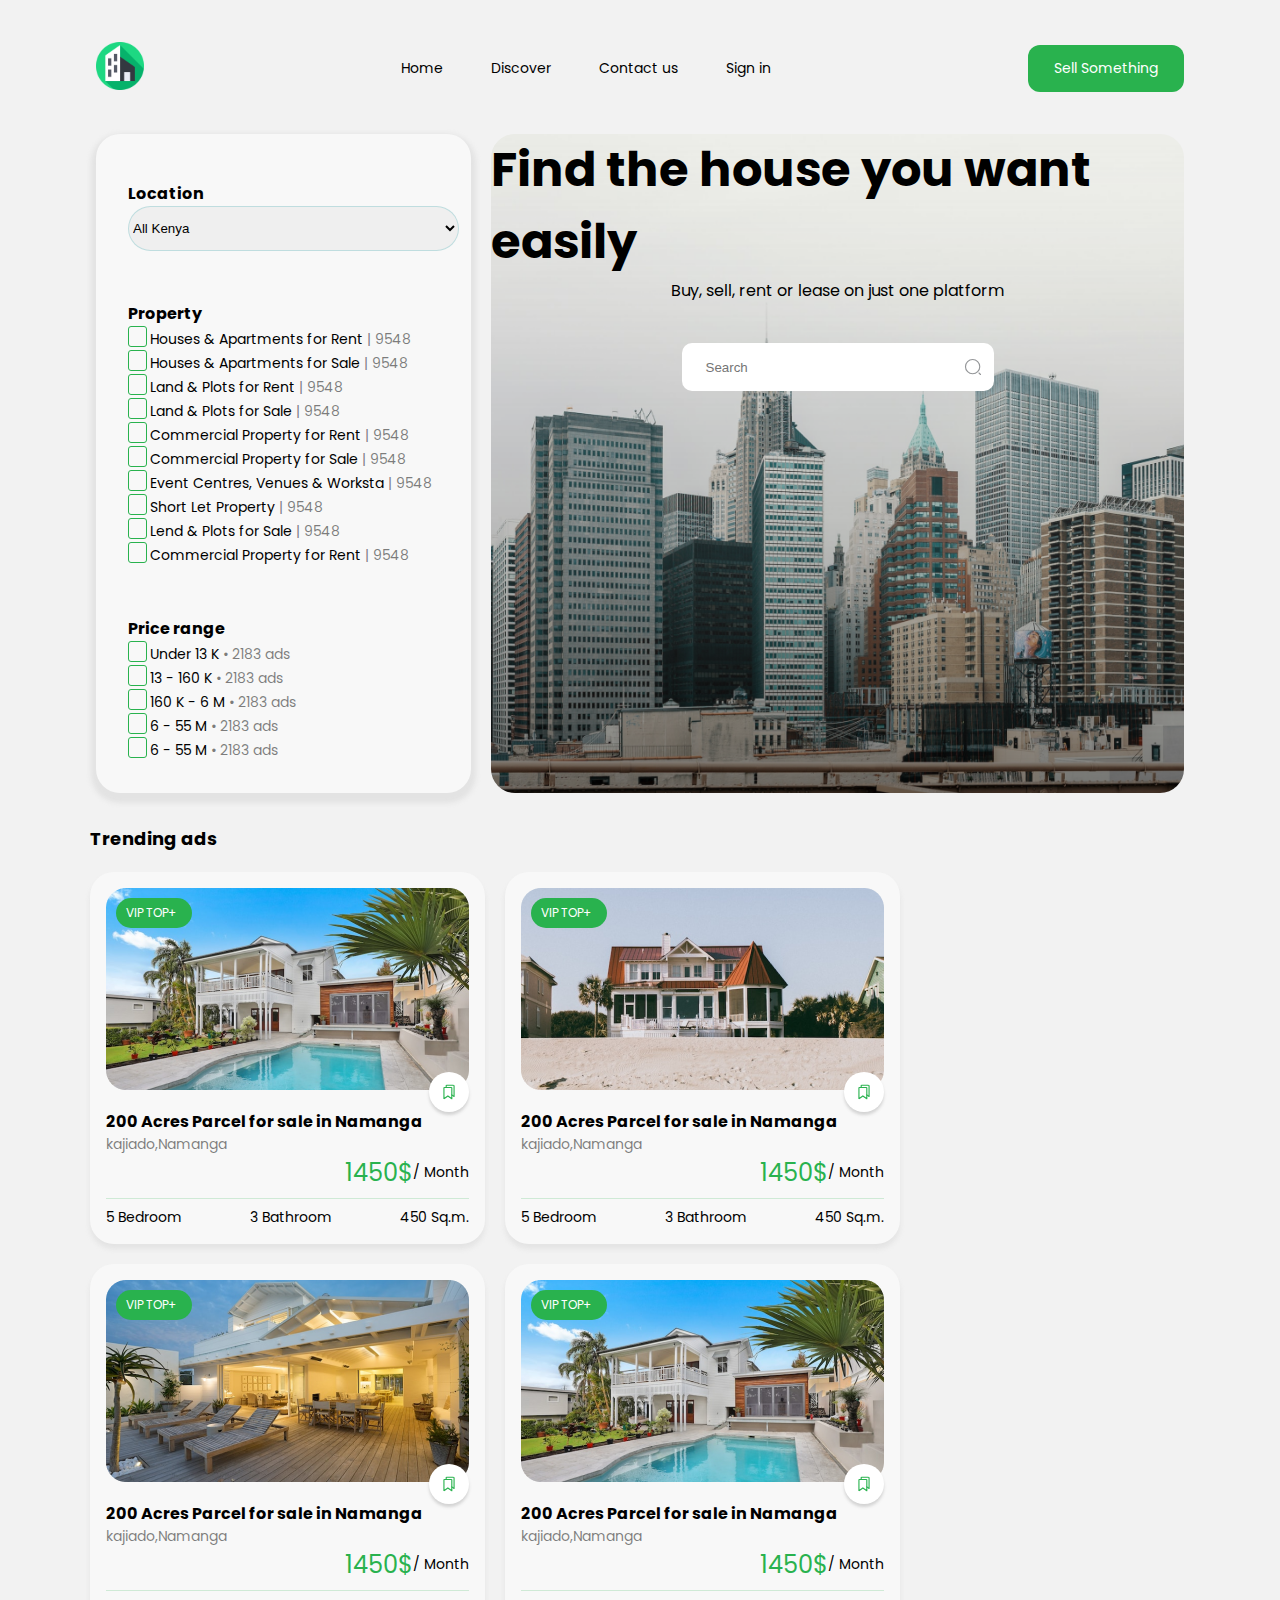
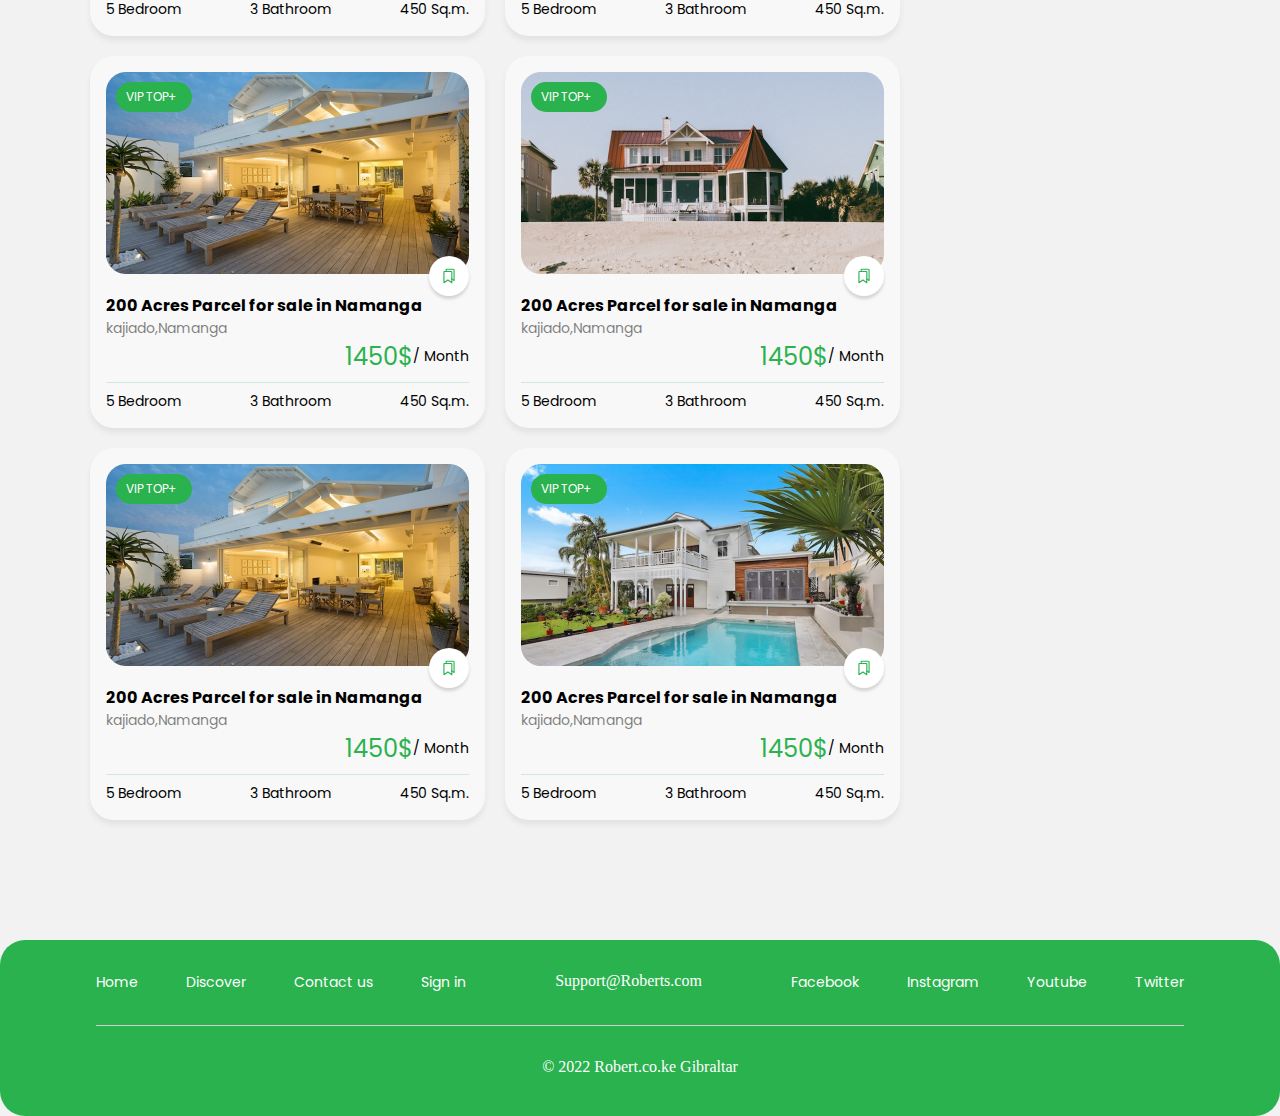
<file: index.html>
<!DOCTYPE html>
<html lang="en">
<head>
    <meta charset="UTF-8">
    <meta name="viewport" content="width=device-width, initial-scale=1.0">
    <meta name="description" content="houses and lands for sale and rent" />
	<meta name="keywords" content="house,rent,sell,land" />
	<meta name="author" content="Niko Sulakvelidze" />
    <meta property="og:url" content="https://nikosula.github.io/MidTermExam/" />
	<meta property="og:type" content="property for sale and rent" />
	<meta property="og:title" content="find the house you want easily" />
	<meta
		property="og:description"
		content="this page is for searching properties for rent and sale"
	/>
	<meta
		property="og:image"
		content="https://raw.githubusercontent.com/NikoSula/MidTermExam/main/photos/big-photo.png"
		/>

    <title>Main page</title>
    <link href="https://fonts.googleapis.com/css?family=Poppins" rel="stylesheet">
    <link rel="stylesheet" href="style.css">
    <link rel="stylesheet" href="media.css"
</head>
<body bgcolor="#F2F2F2">
    
    <header>
        <div class="header-line">
            <a href="index.html"><img src="photos/main-logo.svg" alt="main logo"></a>
            <nav class="navigation">
                <ul>
                    <li class="text first"><a href="#">Home</a></li>
                    <li class="text first"><a href="#">Discover</a></li>
                    <li class="text first"><a href="#">Contact us</a></li>
                    <li class="text first"><a href="#">Sign in</a></li>
                </ul>
            </nav>
            <button class="first-button text">Sell Something</button>
            <img class="search-logo" src="photos/search-normal.svg" alt="search logo">
        </div>
    </header>

    <section class="first-section">
        <div class="container">
            <div class="left-section">

                <div class="location">
                    <label class="title-text" for="location">Location</label>
                    <select class="country-select" id="location" name="location">
                        <option class="text" value="1">All Kenya</option>
                        <option class="text" value="2">Georgia</option>
                        <option class="text" value="3">Spain</option>
                        <option class="text" value="4">United States</option>
                    </select>
                </div>
    
                <div class="property">
                    <label class="title-text" for="property">Property</label>
                    <label class="text" for="HousesForRent">
                        <input type="checkbox" name="HousesForRent" id="HousesForRent"/>
                        <span class="label-text">Houses & Apartments for Rent <span class="grey label-text">| 9548</span></span>
                    </label>
                    <label class="text" for="HousesForsell">
                        <input type="checkbox" name="HousesForsell" id="HousesForsell"/>
                        <span class="label-text">Houses & Apartments for Sale <span class="grey">| 9548</span></span>
                    </label>
                    <label class="text" for="LendForRent">
                        <input type="checkbox" name="LendForRent" id="LendForRent"/>
                        <span class="label-text">Land & Plots for Rent <span class="grey">| 9548</span></span>
                    </label>
                    <label class="text" for="LandForSale">
                        <input type="checkbox" name="LandForSale" id="LandForSale"/>
                        <span class="label-text">Land & Plots for Sale <span class="grey">| 9548</span></span>
                    </label>
                    <label class="text" for="CommercialForRent">
                        <input type="checkbox" name="CommercialForRent" id="CommercialForRent"/>
                        <span class="label-text">Commercial Property for Rent <span class="grey">| 9548</span></span>
                    </label>
                    <label class="text" for="CommercialForSale">
                        <input type="checkbox" name="CommercialForSale" id="CommercialForSale"/>
                        <span class="label-text">Commercial Property for Sale <span class="grey">| 9548</span></span>
                    </label>
                    <label class="text" for="EventCentres">
                        <input type="checkbox" name="EventCentres" id="EventCentres"/>
                        <span class="label-text">Event Centres, Venues & Worksta <span class="grey">| 9548</span></span>
                    </label>
                    <label class="text" for="ShortLet">
                        <input type="checkbox" name="ShortLet" id="ShortLet"/>
                        <span class="label-text">Short Let Property <span class="grey">| 9548</span></span>
                    </label>
                    <label class="text" for="LendForSale">
                        <input type="checkbox" name="LendForSale" id="LendForSale"/>
                        <span class="label-text">Lend & Plots for Sale <span class="grey">| 9548</span></span>
                    </label>
                    <label class="text" for="ComercialForRent">
                        <input type="checkbox" name="ComercialForRent" id="ComercialForRent"/>
                        <span class="label-text">Commercial Property for Rent <span class="grey">| 9548</span></span>
                    </label>
                </div>
    
                <div class="price-range">
                    <label class="title-text" for="price-range">Price range</label>
                    <label class="text" for="under-13-k">
                        <input type="checkbox" name="under-13-k" id="under-13-k"/>
                        <span class="label-text">Under 13 K <span class="grey">• 2183 ads</span></span>
                    </label>
                    <label class="text" for="13-160k">
                        <input type="checkbox" name="13-160k" id="13-160k"/>
                        <span class="label-text">13 - 160 K <span class="grey">• 2183 ads</span></span>
                    </label>
                    <label class="text" for="160 K - 6 M">
                        <input type="checkbox" name="160 K - 6 M" id="160 K - 6 M"/>
                        <span class="label-text">160 K - 6 M <span class="grey">• 2183 ads</span></span>
                    </label>
                    <label class="text" for="6 - 55 M ">
                        <input type="checkbox" name="6 - 55 M " id="6 - 55 M "/>
                        <span class="label-text">6 - 55 M <span class="grey">• 2183 ads</span></span>
                    </label>
                    <label class="text" for="6 - 55 M ">
                        <input type="checkbox" name="6 - 55 M " id="6 - 55 M "/>
                        <span class="label-text">6 - 55 M <span class="grey">• 2183 ads</span></span>
                    </label>
                </div>
                
            </div>
    
            <div class="right-section">
                <h1 class="title"> Find the house you want easily</h1>
                <p class="text under-title">Buy, sell, rent or lease on just one platform</p>
                <div class="search-bar">
                    <input class="search" type="search" placeholder="Search">
                    <img class="search-logo-second" src="photos/search-normal.svg" alt="search logo">
                </div>
                
            </div>
        </div>
    </section>

    <section class="second-section">
        
        <h3 class="trending-ads">Trending ads</h3>
        <div class="mini-ads">
            
            <a href="internal.html">
                <div class="first-house">
                    <div class="upper-box">
                        <p class="text vip">VIP TOP+</p>
                        <img class="photo" src="photos/photo-1.png" alt="house photo">
                        <img class="save-logo" src="photos/save-svg.svg" alt="save logo">
                        <p class="title-text">200 Acres Parcel for sale in Namanga</p>
                        <p class="text grey">kajiado,Namanga</p>
                        <div class="price">
                            <p class="numbers">1450$</p>
                            <p class="text month">/ Month</p>
                        </div>
                    </div>
                    <div class="description">
                        <p class="text">5 Bedroom</p>
                        <p class="text">3 Bathroom</p>
                        <p class="text">450 Sq.m.</p>
                    </div>
                </div>
            </a>

            <a href="internal.html">
                <div class="first-house">
                    <div class="upper-box">
                        <p class="text vip">VIP TOP+</p>
                        <img class="photo" src="photos/photo-2.png" alt="house photo">
                        <img class="save-logo" src="photos/save-svg.svg" alt="save logo">
                        <p class="title-text">200 Acres Parcel for sale in Namanga</p>
                        <p class="text grey">kajiado,Namanga</p>
                        <div class="price">
                            <p class="numbers">1450$</p>
                            <p class="text month">/ Month</p>
                        </div>
                    </div>
                    <div class="description">
                        <p class="text">5 Bedroom</p>
                        <p class="text">3 Bathroom</p>
                        <p class="text">450 Sq.m.</p>
                    </div>
                </div>
            </a>
            

            <a href="internal.html">
                <div class="first-house">
                    <div class="upper-box">
                        <p class="text vip">VIP TOP+</p>
                        <img class="photo" src="photos/photo-3.png" alt="house photo">
                        <img class="save-logo" src="photos/save-svg.svg" alt="save logo">
                        <p class="title-text">200 Acres Parcel for sale in Namanga</p>
                        <p class="text grey">kajiado,Namanga</p>
                        <div class="price">
                            <p class="numbers">1450$</p>
                            <p class="text month">/ Month</p>
                        </div>
                    </div>
                    <div class="description">
                        <p class="text">5 Bedroom</p>
                        <p class="text">3 Bathroom</p>
                        <p class="text">450 Sq.m.</p>
                    </div>
                </div>
            </a>
            

            <a href="internal.html">
                <div class="first-house">
                    <div class="upper-box">
                        <p class="text vip">VIP TOP+</p>
                        <img class="photo" src="photos/photo-1.png" alt="house photo">
                        <img class="save-logo" src="photos/save-svg.svg" alt="save logo">
                        <p class="title-text">200 Acres Parcel for sale in Namanga</p>
                        <p class="text grey">kajiado,Namanga</p>
                        <div class="price">
                            <p class="numbers">1450$</p>
                            <p class="text month">/ Month</p>
                        </div>
                    </div>
                    <div class="description">
                        <p class="text">5 Bedroom</p>
                        <p class="text">3 Bathroom</p>
                        <p class="text">450 Sq.m.</p>
                    </div>
                </div>
            </a>
            

            <a href="internal.html">
                <div class="first-house">
                    <div class="upper-box">
                        <p class="text vip">VIP TOP+</p>
                        <img class="photo" src="photos/photo-3.png" alt="house photo">
                        <img class="save-logo" src="photos/save-svg.svg" alt="save logo">
                        <p class="title-text">200 Acres Parcel for sale in Namanga</p>
                        <p class="text grey">kajiado,Namanga</p>
                        <div class="price">
                            <p class="numbers">1450$</p>
                            <p class="text month">/ Month</p>
                        </div>
                    </div>
                    <div class="description">
                        <p class="text">5 Bedroom</p>
                        <p class="text">3 Bathroom</p>
                        <p class="text">450 Sq.m.</p>
                    </div>
                </div>
            </a>
            

            <a href="internal.html">
                <div class="first-house">
                    <div class="upper-box">
                        <p class="text vip">VIP TOP+</p>
                        <img class="photo" src="photos/photo-2.png" alt="house photo">
                        <img class="save-logo" src="photos/save-svg.svg" alt="save logo">
                        <p class="title-text">200 Acres Parcel for sale in Namanga</p>
                        <p class="text grey">kajiado,Namanga</p>
                        <div class="price">
                            <p class="numbers">1450$</p>
                            <p class="text month">/ Month</p>
                        </div>
                    </div>
                    <div class="description">
                        <p class="text">5 Bedroom</p>
                        <p class="text">3 Bathroom</p>
                        <p class="text">450 Sq.m.</p>
                    </div>
                </div>
            </a>
            

            <a href="internal.html">
                <div class="first-house">
                    <div class="upper-box">
                        <p class="text vip">VIP TOP+</p>
                        <img class="photo" src="photos/photo-3.png" alt="house photo">
                        <img class="save-logo" src="photos/save-svg.svg" alt="save logo">
                        <p class="title-text">200 Acres Parcel for sale in Namanga</p>
                        <p class="text grey">kajiado,Namanga</p>
                        <div class="price">
                            <p class="numbers">1450$</p>
                            <p class="text month">/ Month</p>
                        </div>
                    </div>
                    <div class="description">
                        <p class="text">5 Bedroom</p>
                        <p class="text">3 Bathroom</p>
                        <p class="text">450 Sq.m.</p>
                    </div>
                </div>
            </a>
            

            <a href="internal.html">
                <div class="first-house">
                    <div class="upper-box">
                        <p class="text vip">VIP TOP+</p>
                        <img class="photo" src="photos/photo-1.png" alt="house photo">
                        <img class="save-logo" src="photos/save-svg.svg" alt="save logo">
                        <p class="title-text">200 Acres Parcel for sale in Namanga</p>
                        <p class="text grey">kajiado,Namanga</p>
                        <div class="price">
                            <p class="numbers">1450$</p>
                            <p class="text month">/ Month</p>
                        </div>
                    </div>
                    <div class="description">
                        <p class="text">5 Bedroom</p>
                        <p class="text">3 Bathroom</p>
                        <p class="text">450 Sq.m.</p>
                    </div>
                </div>
            </a>
            

        </div>
            
    </section>

    <footer>
        <div class="upper-footer">
                
                <nav class="footer-navigation">
                    <ul>
                        <li class="text"><a href="#">Home</a></li>
                        <li class="text"><a href="#">Discover</a></li>
                        <li class="text"><a href="#">Contact us</a></li>
                        <li class="text"><a href="#">Sign in</a></li>
                    </ul>
                </nav>
            
            <p class="email">Support@Roberts.com</p>
                
                <nav class="footer-navigation">
                    <ul>
                        <li class="text"><a href="#">Facebook</a></li>
                        <li class="text"><a href="#">Instagram</a></li>
                        <li class="text"><a href="#">Youtube</a></li>
                        <li class="text"><a href="#">Twitter</a></li>
                    </ul>
                </nav>

        </div>

        <p class="lower-footer">© 2022 Robert.co.ke Gibraltar</p>
    </footer>

    <section class="lower section">

        <div class="mobile-line">
            
            <div class="home">
                <img src="photos/mobile-home-logo.svg" alt="home logo">
                <p class="text last">Home</p>
            </div>
    
            <div class="Discover">
                <img src="photos/mobile-discover-logo.svg" alt="discover logo">
                <p class="text last">Discover</p>
            </div>
    
            <div class="sell">
                <img class="plus" src="photos/Frame.svg" alt="plus logo">
                <p class="text last">Sell</p>
            </div>
    
            <div class="message">
                <img src="photos/mobile-text-logo.svg" alt="text logo">
                <p class="text last">Message</p>
            </div>
    
            <div class="profile">
                <img src="photos/mobile-user-logo.svg" alt="user logo">
                <p class="text last">Profile</p>
            </div>
        </div>

        

    </section>

</body>
</html>
</file>
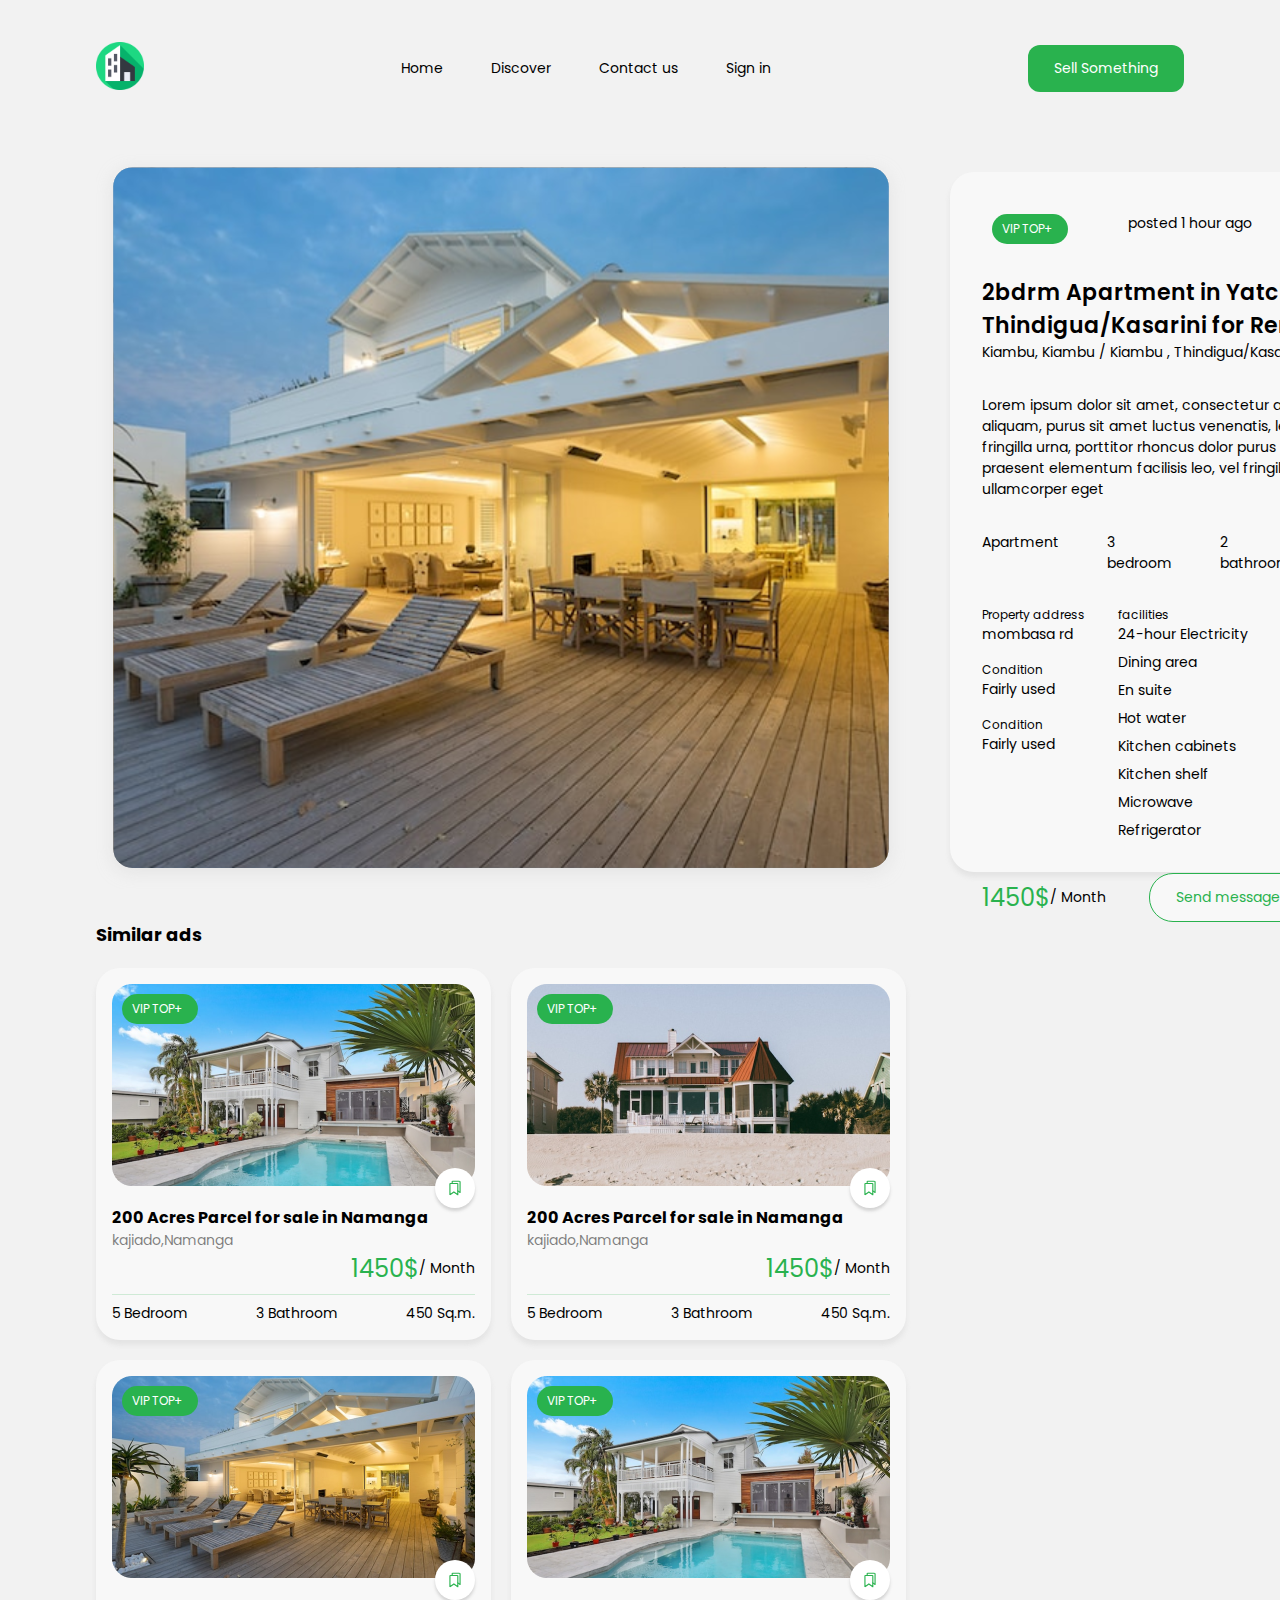
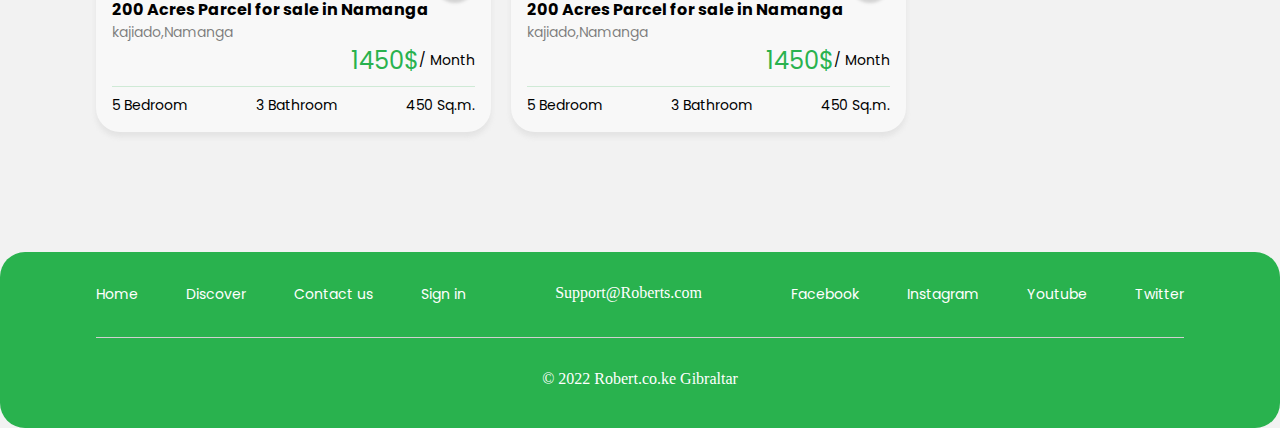
<file: internal.html>
<!DOCTYPE html>
<html lang="en">
<head>
    <meta charset="UTF-8">
    <meta name="viewport" content="width=device-width, initial-scale=1.0">
    <title>Document</title>
    <link href="https://fonts.googleapis.com/css?family=Poppins" rel="stylesheet">
    <link rel="stylesheet" href="style.css">
    <link rel="stylesheet" href="media-2.css">
</head>
<body bgcolor="#F2F2F2">
    <header>
        <div class="header-line">
            <a href="index.html"><img class="main-logo" src="photos/main-logo.svg" alt="main logo"></a>
            <nav class="navigation">
                <ul>
                    <li class="text first"><a href="#">Home</a></li>
                    <li class="text first"><a href="#">Discover</a></li>
                    <li class="text first"><a href="#">Contact us</a></li>
                    <li class="text first"><a href="#">Sign in</a></li>
                </ul>
            </nav>
            <button class="first-button text">Sell Something</button>
        </div>
    </header>

    <section>

        <div class="internal-section-one">
            <img class="internal-photo" src="photos/internal-1.svg" alt="main photo">
            <div class="internal-right-section">
                <div class="first-line">
                    <p class="text second-vip">VIP TOP+</p>
                    <p class="text month">posted 1 hour ago</p>
                    <div class="eye">
                        <img class="eye-logo" src="photos/eye-logo.svg" alt="eye logo">
                        <p class="text month">842 view</p>
                    </div>
                </div>
                <div class="text-lines">
                    <p class="text main">2bdrm Apartment in Yatch, Thindigua/Kasarini for Rent</p>
                    <p class="text small-text">Kiambu, Kiambu / Kiambu , Thindigua/Kasarini</p>
                </div>

                <p class="text">Lorem ipsum dolor sit amet, consectetur adipiscing elit ut aliquam, purus sit amet luctus venenatis, lectus magna fringilla urna, porttitor rhoncus dolor purus non enim praesent elementum facilisis leo, vel fringilla est ullamcorper eget</p>

                <nav class="navigation">
                    <ul>
                        <li class="text"><a href="#">Apartment</a></li>
                        <li class="text"><a href="#">3 bedroom</a></li>
                        <li class="text"><a href="#">2 bathroom</a></li>
                        <li class="text"><a href="#">Parking</a></li>
                    </ul>
                </nav>
                
                <div class="rows">
                    <div class="first-row">
                        
                        <div class="couple">
                            <p class="text small">Property address</p>
                            <p class="text">mombasa rd</p>
                        </div>
                        
                        <div class="couple">
                            <p class="text small">Condition</p>
                            <p class="text">Fairly used</p>
                        </div>
                        
                        <div class="couple">
                            <p class="text small">Condition</p>
                            <p class="text">Fairly used</p>
                        </div>

                    </div>
                    
                    <div class="second-row">
                        <p class="text small"><a href="#">facilities</a></li>
                        <nav class="navigation second">
                            <ul>
                                <li class="text"><a href="#">24-hour Electricity</a></li>
                                <li class="text"><a href="#">Dining area</a></li>
                                <li class="text"><a href="#">En suite</a></li>
                                <li class="text"><a href="#">Hot water</a></li>
                                <li class="text"><a href="#">Kitchen cabinets</a></li>
                                <li class="text"><a href="#">Kitchen shelf</a></li>
                                <li class="text"><a href="#">Microwave</a></li>
                                <li class="text"><a href="#">Refrigerator</a></li>
                            </ul>
                        </nav>
                    </div>
                    
                    <div class="third-row">
                        
                        <div class="couple">
                            <p class="text small">Estate name</p>
                            <p class="text">Next Gen</p>
                        </div>
                        
                        <div class="couple">
                            <p class="text small">Furnishing</p>
                            <p class="text">Semi-furnished</p>
                        </div>
                        
                        <div class="couple">
                            <p class="text small">Property size</p>
                            <p class="text">220 sq.m.</p>
                        </div>
                    </div>

                </div>

                <div class="lower-section">
                    
                    <div class="price internal-price">
                        <p class="numbers">1450$</p>
                        <p class="text month">/ Month</p>
                    </div>


                    <div class="buttons">
                        <button class="second-button text">Send message</button>
                        <button class="third-button text">Call</button>
                    </div>
                </div>

            </div>
        </div>
    </section>

    <section class="similar-ads">
        <h3 class="trending-ads">Similar ads</h3>
        <div class="mini-ads">
            
            <a href="#">
                <div class="first-house">
                    <div class="upper-box">
                        <p class="text vip">VIP TOP+</p>
                        <img class="photo" src="photos/photo-1.png" alt="house photo">
                        <img class="save-logo" src="photos/save-svg.svg" alt="save logo">
                        <p class="title-text">200 Acres Parcel for sale in Namanga</p>
                        <p class="text grey">kajiado,Namanga</p>
                        <div class="price">
                            <p class="numbers">1450$</p>
                            <p class="text month">/ Month</p>
                        </div>
                    </div>
                    <div class="description">
                        <p class="text">5 Bedroom</p>
                        <p class="text">3 Bathroom</p>
                        <p class="text">450 Sq.m.</p>
                    </div>
                </div>
            </a>

            <a href="#">
                <div class="first-house no-need">
                    <div class="upper-box">
                        <p class="text vip">VIP TOP+</p>
                        <img class="photo" src="photos/photo-2.png" alt="house photo">
                        <img class="save-logo" src="photos/save-svg.svg" alt="save logo">
                        <p class="title-text">200 Acres Parcel for sale in Namanga</p>
                        <p class="text grey">kajiado,Namanga</p>
                        <div class="price">
                            <p class="numbers">1450$</p>
                            <p class="text month">/ Month</p>
                        </div>
                    </div>
                    <div class="description">
                        <p class="text">5 Bedroom</p>
                        <p class="text">3 Bathroom</p>
                        <p class="text">450 Sq.m.</p>
                    </div>
                </div>
            </a>
            

            <a href="#">
                <div class="first-house no-need">
                    <div class="upper-box">
                        <p class="text vip">VIP TOP+</p>
                        <img class="photo" src="photos/photo-3.png" alt="house photo">
                        <img class="save-logo" src="photos/save-svg.svg" alt="save logo">
                        <p class="title-text">200 Acres Parcel for sale in Namanga</p>
                        <p class="text grey">kajiado,Namanga</p>
                        <div class="price">
                            <p class="numbers">1450$</p>
                            <p class="text month">/ Month</p>
                        </div>
                    </div>
                    <div class="description">
                        <p class="text">5 Bedroom</p>
                        <p class="text">3 Bathroom</p>
                        <p class="text">450 Sq.m.</p>
                    </div>
                </div>
            </a>
            

            <a href="#">
                <div class="first-house no-need">
                    <div class="upper-box">
                        <p class="text vip">VIP TOP+</p>
                        <img class="photo" src="photos/photo-1.png" alt="house photo">
                        <img class="save-logo" src="photos/save-svg.svg" alt="save logo">
                        <p class="title-text">200 Acres Parcel for sale in Namanga</p>
                        <p class="text grey">kajiado,Namanga</p>
                        <div class="price">
                            <p class="numbers">1450$</p>
                            <p class="text month">/ Month</p>
                        </div>
                    </div>
                    <div class="description">
                        <p class="text">5 Bedroom</p>
                        <p class="text">3 Bathroom</p>
                        <p class="text">450 Sq.m.</p>
                    </div>
                </div>
            </a>
    </section>

    <footer>
        <div class="upper-footer">
                
                <nav class="footer-navigation">
                    <ul>
                        <li class="text"><a href="#">Home</a></li>
                        <li class="text"><a href="#">Discover</a></li>
                        <li class="text"><a href="#">Contact us</a></li>
                        <li class="text"><a href="#">Sign in</a></li>
                    </ul>
                </nav>
            
            <p class="email">Support@Roberts.com</p>
                
                <nav class="footer-navigation">
                    <ul>
                        <li class="text"><a href="#">Facebook</a></li>
                        <li class="text"><a href="#">Instagram</a></li>
                        <li class="text"><a href="#">Youtube</a></li>
                        <li class="text"><a href="#">Twitter</a></li>
                    </ul>
                </nav>

        </div>

        <p class="lower-footer">© 2022 Robert.co.ke Gibraltar</p>
    </footer>

    <section class="lower section">

        <div class="mobile-line">
            
            <div class="home">
                <img src="photos/mobile-home-logo.svg" alt="home logo">
                <p class="text last">Home</p>
            </div>
    
            <div class="Discover">
                <img src="photos/mobile-discover-logo.svg" alt="discover logo">
                <p class="text last">Discover</p>
            </div>
    
            <div class="sell">
                <img class="plus" src="photos/Frame.svg" alt="plus logo">
                <p class="text last">Sell</p>
            </div>
    
            <div class="message">
                <img src="photos/mobile-text-logo.svg" alt="text logo">
                <p class="text last">Message</p>
            </div>
    
            <div class="profile">
                <img src="photos/mobile-user-logo.svg" alt="user logo">
                <p class="text last">Profile</p>
            </div>
        </div>

        

    </section>

</body>
</html>
</file>
<file: style.css>
*{
    padding: 0;
    margin: 0;
    box-sizing: border-box;
}

a{
    all:unset;
}

.main-logo{
    cursor: pointer;
}

.text{
    font-family: 'Poppins';
    font-size: 14px;
}

.title-text{
    font-family: 'Poppins';
    font-size: 16px;
    font-weight: bold;
}

.grey{
    color: rgba(0, 0, 0, 0.5);
}

.numbers{
    font-size: 24px;
    font-family: 'Poppins';
    color: rgba(41, 178, 78, 1);
}

.navigation ul,
.footer-navigation ul{
    max-width: 1000px;
    display: flex;
    gap:48px;
    list-style: none;
}

.first:hover{
    cursor: pointer;
}

.first-button{
    transition: box-shadow 0.6s;
}

.first-button:hover{
    box-shadow: 0 0 10px 10px rgba(41, 178, 78, 0.5);
    cursor: pointer;
}

.first:hover:after{
    content: "";
    width:42px;
    height:2px;
    background-color: rgb(41, 178, 78);
    display: block;
    margin:8px auto;
    margin-bottom: -15px;
}

.first-button{
    padding: 13px 26px;
    border-radius: 12px;
    background-color: #29B24E;
    color: white;
    border: none;
}

.search-logo{
    border-radius: 50%;
    padding: 15px;
    background-color:#F8F8F8;
    box-shadow: 0 2px 10px 0 rgba(0, 0, 0, 0.2);
    display: none;
}

.header-line{
    max-width: 85%;
    display: flex;
    justify-content: space-between;
    align-items: center;
    margin: auto;
    margin-top: 42px;
}

.country-select{
    border: 1px;
    border-style: solid;
    border-color: #0D9CA436;
    border-radius: 24px;
    max-width: 350px;
    width:331px;
    padding: 13px 0;
    padding-right: 100px;
}

.location,
.property,
.price-range{
    display: flex;
    flex-direction: column;
    flex-wrap: wrap;
    padding: 0 32px;
}

.left-section{
    display: flex;
    flex-direction: column;
    justify-content: space-between;
    gap:35px;
    max-width: 400px;
    border: none;
    border-radius: 24px;
    background-color: #F8F8F8;
    box-shadow: 0 5px 5px 5px rgba(194, 194, 194, 0.31);
    padding-top: 32px;
    padding-bottom: 32px;
    min-width: 375px;
}

.container{
    width: 85%;
    display: flex;
    margin: auto;
    gap: 20px;
    margin-top: 40px;
}

.right-section{
    max-width: 1640px;
    min-width: 375px;
    width: 84%;
    background-image: url('photos/big-photo.png');
    background-repeat: no-repeat;
    background-size:cover;
    display: flex;
    flex-direction: column;
    align-items: center;
    border-radius: 24px;
}

.title{
    font-family: 'Poppins';
    font-size: 48px;
}

.search-bar{
    display: flex;
    align-items: center;
    margin-top: 40px;
}

.search{
    border: none;
    border-radius: 10px;
    height: 48px;
    max-width: 324px;
    width: 100%;
    padding-right: 150px;
}

.search-logo-second{
    width: 18px;
    height: 18px;
    margin-left: -30px;
}

.under-title{
    font-size: 16px;
}

.search::placeholder{
    padding-left: 24px;
}

.price{
    display: flex;
    align-items: center;
    justify-content: right;
}

.description{
    display: flex;
    justify-content: space-between;
}

.first-house{
    max-width: 395px;
    background-color: rgba(248, 248, 248, 1);
    padding:16px;
    border: none;
    border-radius: 24px;
    box-shadow: 0 5px 5px rgba(194, 194, 194, 0.3);
    cursor: pointer;
}

.trending-ads{
    font-size: 18px;
    font-family: 'Poppins';
    margin-top: 32px;
    margin-bottom: 20px;
}

.vip{
    background-color: rgba(41, 178, 78, 1);
    color: white;
    font-size: 12px;
    width: 76px;
    border: none;
    border-radius: 15px;
    padding-top: 6px;
    padding-bottom: 6px;
    padding-left: 10px;
    padding-right: 10px;
    margin-left: 10px;
    margin-top: 10px;
    position: absolute;
}

.save-logo{
    background-color: rgba(255, 255, 255, 1);
    border-radius: 50%;
    padding-left: 11px;
    padding-right: 11px;
    padding-top: 11px;
    padding-bottom: 11px;
    box-shadow: 0 3px 3px rgba(109, 109, 109, 0.25);
    margin-top: -22px;
    float: right;
    position: relative;
}

.title-text{
    margin-top: 15px;
}

.upper-box::after{
    content: "";
    width:100%;
    height:1px;
    background-color: rgba(207, 234, 214, 1);
    display: block;
    margin:8px auto;
}

.mini-ads{
    display: flex;
    flex-wrap: wrap;
    gap: 20px;
}

.second-section{
    display: flex;
    flex-direction: column;
    max-width: 100%;
    width: 86%;
    margin: auto;
}

footer{
    color: rgba(255, 255, 255, 1);
    background-color: rgba(41, 178, 78, 1);
    margin-top: 120px;
    border: none;
    border-radius: 25px;
    max-width: 100%;
}

.upper-footer{
    display: flex;
    flex-wrap: wrap;
    justify-content: space-between;
    max-width: 85%;
    margin: auto;
    padding-top: 32px;
}

.upper-footer::after{
    content: "";
    width:100%;
    height:1px;
    background-color: rgba(208, 208, 208, 1);
    display: block;
    margin:32px auto;
}

.lower-footer{
    display: flex;
    align-items: center;
    justify-content: center;
    padding-bottom: 40px;
}

.mobile-line{
    display: flex;
    justify-content: space-between;
    margin-top: 50px;
    background-color: rgba(255, 255, 255, 1);
    padding-top: 12px;
    padding-bottom: 12px;
    border: none;
    border-radius: 12px 12px 0 0;
    align-items: center;
    display: none;
    
}

.home,
.Discover,
.sell,
.message,
.profile{
    display: flex;
    flex-direction: column;
    align-items: center;
}

.plus{
    background-color: #29B24E;
    border: none;
    border-radius: 12px;
    padding: 12px 12px;
}

.sell{
    margin-top: -30px;
}

.last{
    font-size: 11px;
}

.eye,
.first-line{
    display: flex;
    justify-content: space-between;
    align-items: center;
}

.internal-section-one{
    max-width: 85%;
    display: flex;
    justify-content: space-between;
    align-items: center;
    gap: 44px;
    margin: auto;
    margin-top: 60px;
}

.second-vip{
    background-color: rgba(41, 178, 78, 1);
    color: white;
    font-size: 12px;
    width: 76px;
    border: none;
    border-radius: 15px;
    padding-top: 6px;
    padding-bottom: 6px;
    padding-left: 10px;
    padding-right: 10px;
    margin-left: 10px;
    margin-top: 10px;
}

.main{
    font-size: 22px;
    font-weight:600;
}

.internal-right-section{
    background-color: rgba(248, 248, 248, 1);
    display: flex;
    flex-direction: column;
    justify-content: space-between;
    gap: 32px;
    border: none;
    padding: 32px 32px;
    border-radius: 24px;
    box-shadow: 0 5px 5px rgba(194, 194, 194, 0.3);
    max-width: 810px;
    height: 700px;
}

.second ul,
.first-row,
.third-row{
    display: flex;
    flex-direction: column;
    gap: 16px;
}

.second ul{
    display: flex;
    flex-direction: column;
    gap: 7px;
}

.rows{
    display: flex;
    justify-content: space-between;
}

.small{
    font-size: 12px;
    color: rgba(0, 0, 0, 1);
    font-weight: 400;
}

.internal-price{
    justify-content: flex-start;
}

.lower-section{
    display: flex;
    justify-content: space-between;
    align-items: center;
}

.second-button{
    background-color: rgba(248, 248, 248, 1);
    color: rgba(41, 178, 78, 1);
    border: 1px;
    border-style: solid;
    border-radius: 24px;
    padding:13px 26px ;
}

.third-button{
    background-color: #29B24E;
    color: white;
    border: none;
    border-radius:12px;
    padding:13px 26px ;
}

.internal-photo{
    max-width: 810px;
}

.similar-ads{
    max-width: 85%;
    margin: auto;
}

input[type="checkbox"]{
    display: block;
}

input[type="checkbox"]{
    display: none;
}

input[type="checkbox"] + .label-text:before{
    content: "\2713";
    border: 1px solid black;
    border-radius: 3px;
    border-color: rgba(41, 178, 78, 1);
    display: inline-block;
    width: 14px;
    height: 14px;
    padding-left: 3px;
    padding-bottom:5px;
    margin-right: 3px;
    margin-bottom: 3px;
    vertical-align: bottom;
    color: transparent;
}

input[type="checkbox"]:checked + .label-text:before{
    background-color: rgba(41, 178, 78, 1);
    color: white;
}
</file>
<file: media.css>
@media(width<=600px){
    .navigation,
    .first-button{
        display: none;
    }

    .search-logo{
        display: flex;
    }

    header{
        width: 100%;
    }

    .header-line{
        max-width: 85%;
        min-width: 375px;
        display: flex;
        justify-content: space-between;
        align-items: center;
        margin: auto;
        margin-top: 42px;
    }

    .container{
        display: flex;
        flex-direction: column-reverse;
        margin: auto;
    }

    .right-section{
        height: 435px;
        margin-top: 10px;
    }

    .footer-navigation ul{
        display: flex;
        flex-direction: column;
    }

    .email{
        display: none;
    }

    footer{
        min-width: 375px;
        margin-left: 20px;
    }

    .mobile-line{
        display: flex;
        padding-right: 20px;
        padding-left: 20px;
    }
}
</file>
<file: media-2.css>
@media(width<=600px){
    .header-line{
        display: none;
    }

    .internal-photo{
        max-width: 500px;
        display: flex;
        align-items: center;
        margin: auto;
    }

    .internal-right-section{
        display: flex;
        max-width: 580px;
        margin: auto;
        align-items: center;
        height: 1200px;
    }

    .internal-section-one{
        display: flex;
        flex-direction: column;
    }

    .rows{
        display: flex;
        flex-direction: column;
        width: 400px;
    }

    .couple{
        display: flex;
        flex-direction: row;
        justify-content: space-between;
    }


    .second-row{
        display: flex;
        justify-content: space-between;
        align-items: flex-start;
    }

    .lower-section{
        display: flex;
        flex-direction: column;
        gap: 20px;
    }

    .buttons{
        display: flex;
        flex-direction: column-reverse;
        max-width: 500px;
        width: 400px;
        margin: auto;
        gap: 10px;
    }

    .no-need{
        display: none;
    }

    .similar-ads{
        width: 400px;
        margin: auto;
    }

    .mobile-line{
        display: flex;
        padding-right: 20px;
        padding-left: 20px;
    }

    .footer-navigation ul{
        display: flex;
        flex-direction: column;
    }

    .email{
        display: none;
    }

    footer{
        min-width: 375px;
        margin-left: 20px;
    }
}
</file>
